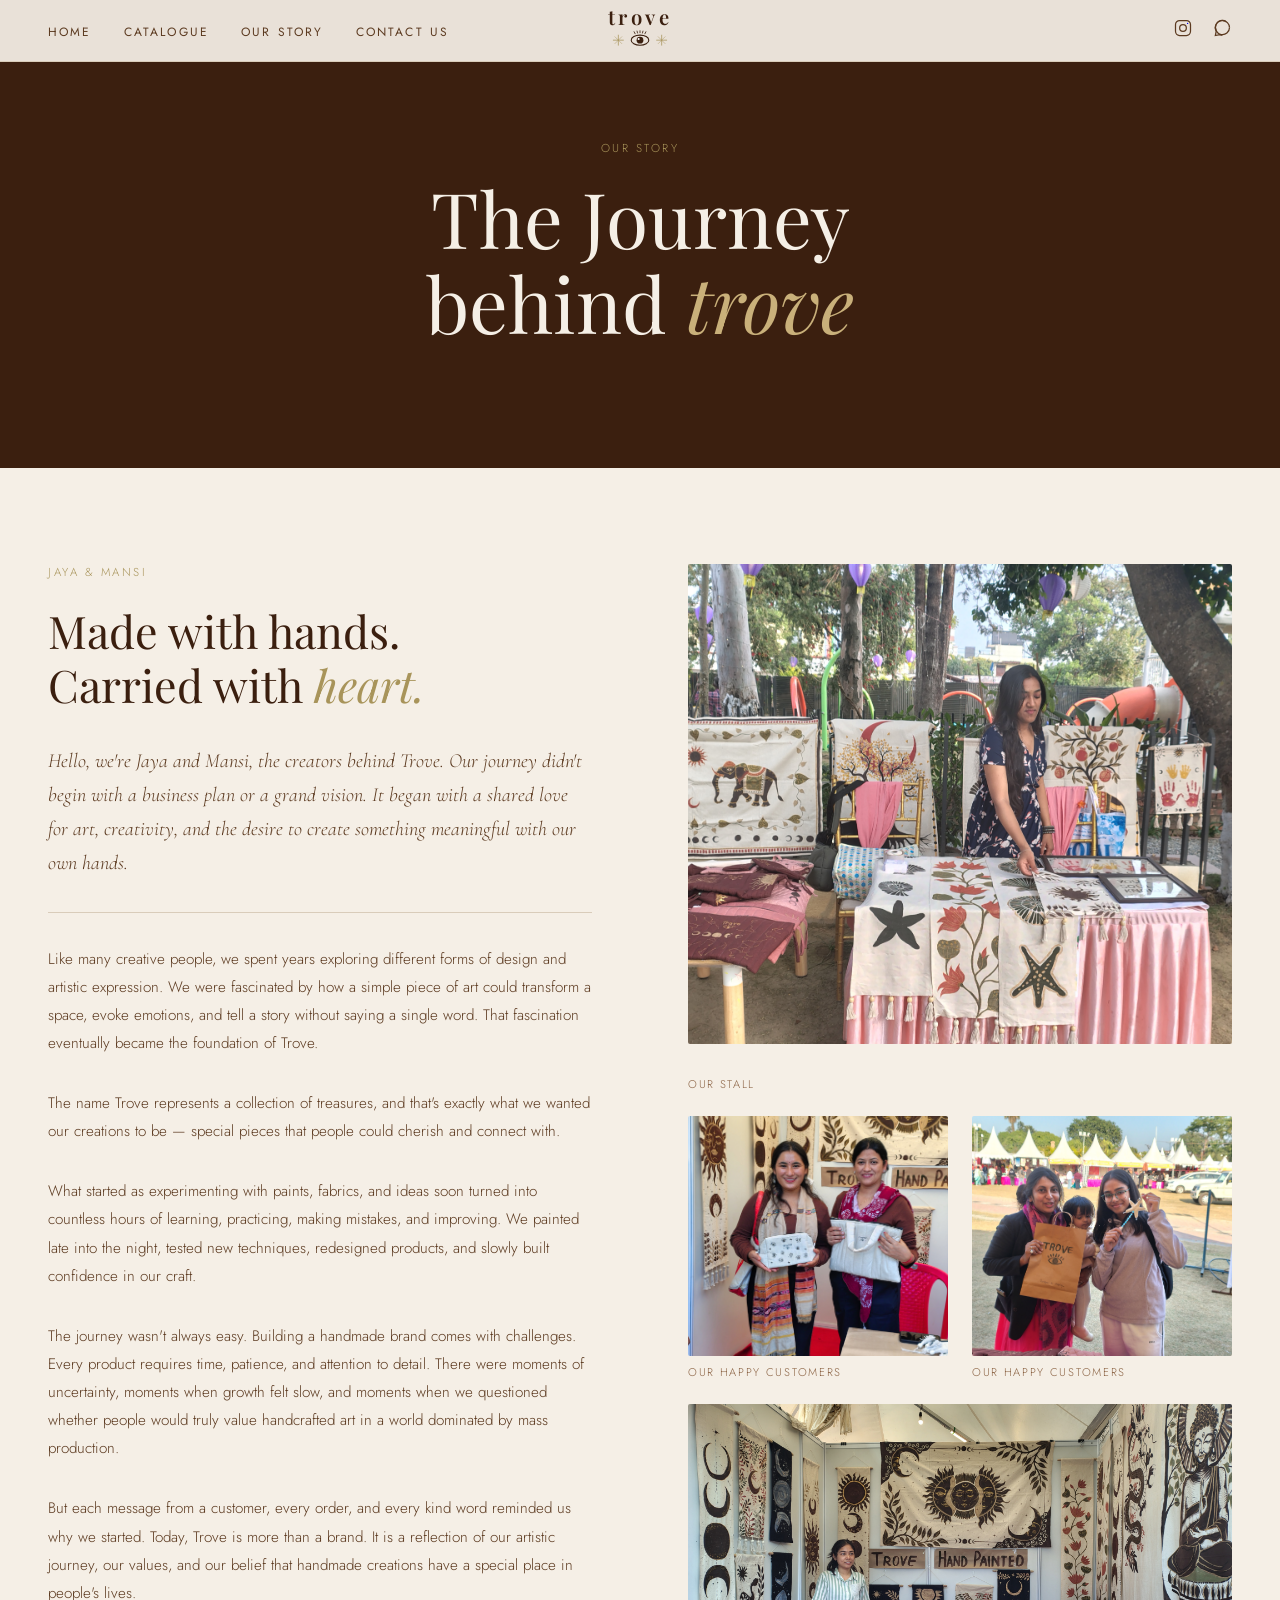
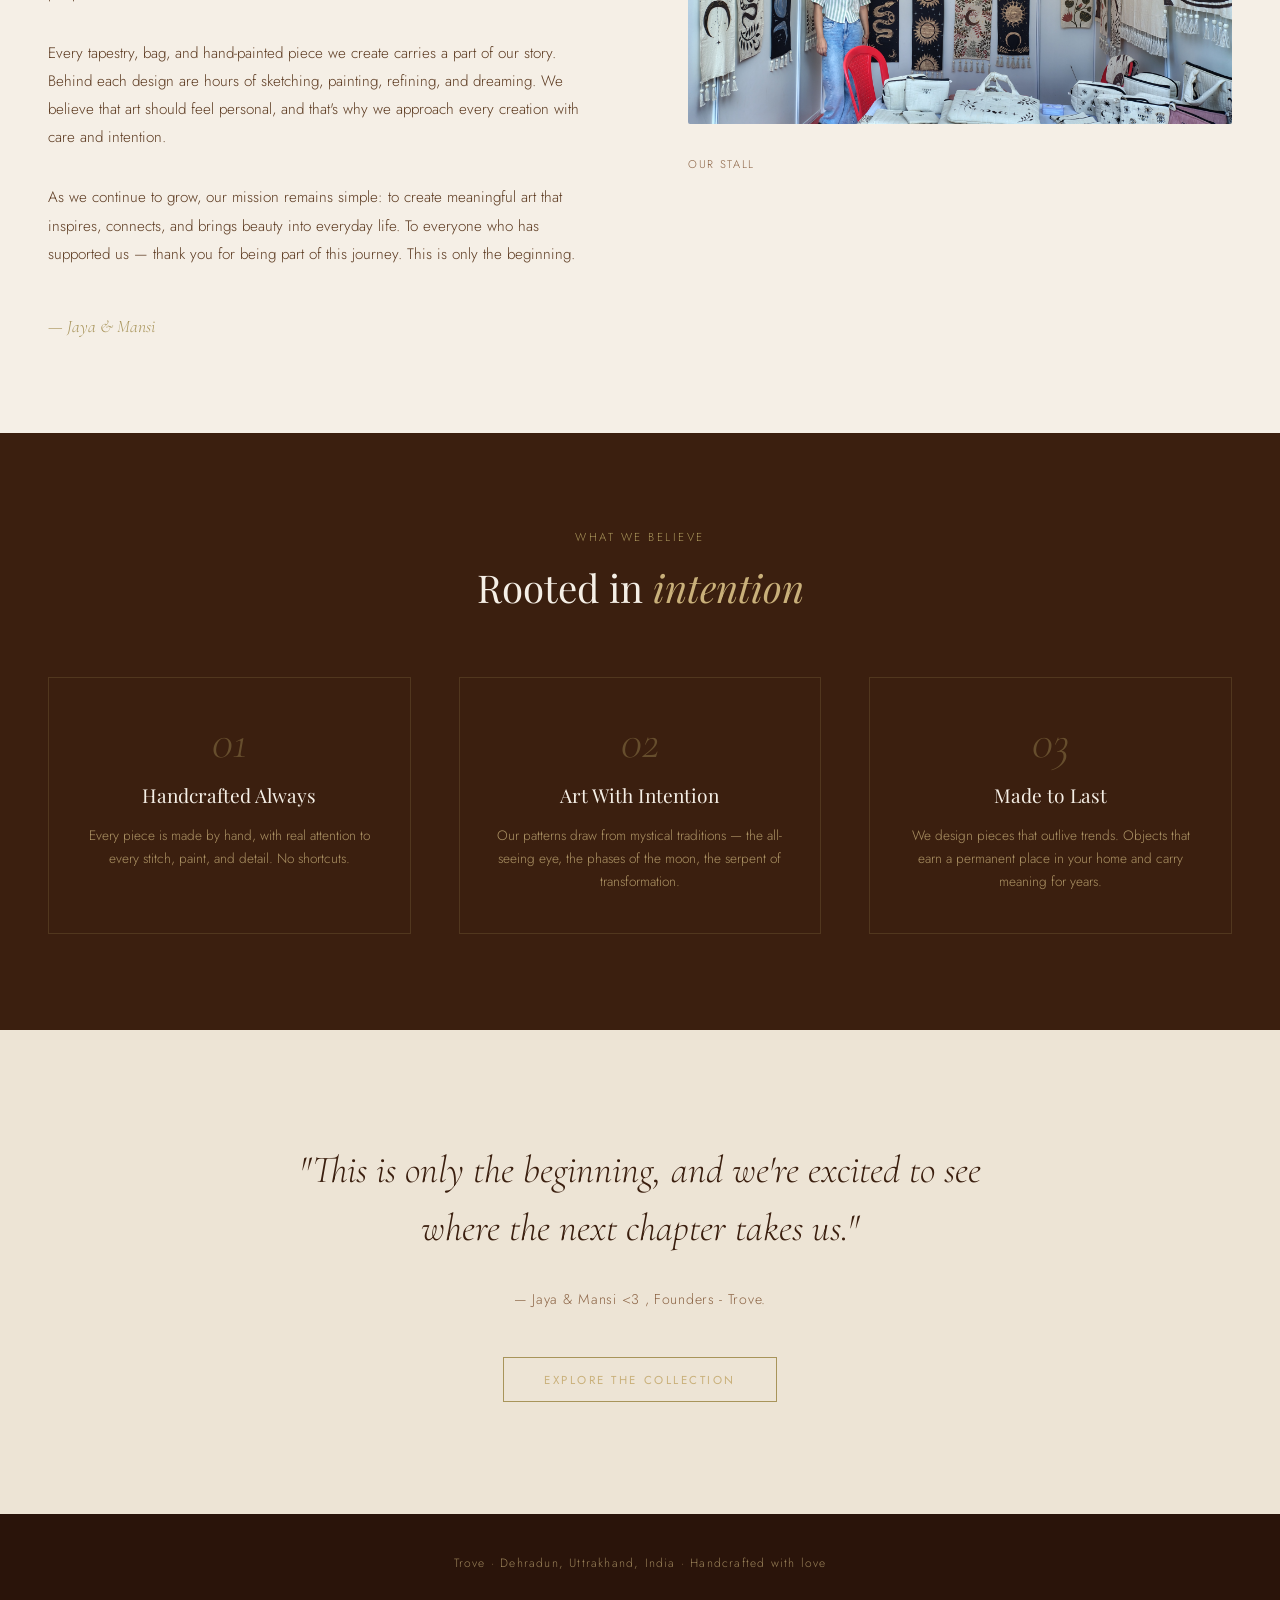
<file: about.html>
<!DOCTYPE html>
<html lang="en">

<head>
    <meta charset="UTF-8">
    <meta name="viewport" content="width=device-width, initial-scale=1.0">
    <title>Our Story — Trove</title>
    <link
        href="https://fonts.googleapis.com/css2?family=Playfair+Display:ital,wght@0,400;0,500;0,600;1,400;1,500&family=Cormorant+Garamond:ital,wght@0,300;0,400;1,300;1,400&family=Jost:wght@300;400;500&display=swap"
        rel="stylesheet">
    <link rel="stylesheet" href="css/style.css">
    <style>
        .about-hero {
            min-height: 52vh;
            background: var(--brown);
            display: flex;
            align-items: center;
            padding: 5rem 3rem 4rem;
            position: relative;
            overflow: hidden;
            justify-content: center;
        }

        /* .about-hero::before {
            content: '';
            position: absolute;
            top: -100px;
            right: -100px;
            width: 420px;
            height: 420px;
            border-radius: 50%;
            background: var(--brown-mid);
            opacity: 0.3;
        } */

        .about-hero-content {
            position: relative;
            z-index: 2;
            max-width: 700px;
            text-align: center;
        }

        .about-hero-eyebrow {
            font-family: 'Jost', sans-serif;
            font-size: 0.72rem;
            letter-spacing: 0.22em;
            text-transform: uppercase;
            color: var(--gold);
            display: block;
            margin-bottom: 1.2rem;
        }

        .about-hero-title {
            font-family: 'Playfair Display', serif;
            font-size: clamp(2.8rem, 6vw, 5rem);
            font-weight: 400;
            color: var(--cream);
            line-height: 1.1;
        }

        .about-hero-title em {
            font-style: italic;
            color: var(--gold-light);
        }


        @media (max-width:480px) {

            .about-hero {
                min-height: 32vh;
                /* instead of 45vh */
                padding: 2.5rem 1.5rem;
            }

            .about-hero-title {

                margin: 0.5rem 0;

                line-height: 1.05;
                font-size: 2.5rem;

            }

            .about-hero-eyebrow {

                margin-bottom: 0.8rem;

            }
        }


        .story-section {
            padding: 6rem 3rem;
            background: var(--cream);
        }

        .story-grid {
            max-width: 1200px;
            margin: 0 auto;
            display: grid;
            grid-template-columns: 1fr 1fr;
            gap: 6rem;
            align-items: start;
        }

        .story-text-col {
            position: sticky;
            top: 100px;
        }

        .story-label {
            font-family: 'Jost', sans-serif;
            font-size: 0.72rem;
            letter-spacing: 0.22em;
            text-transform: uppercase;
            color: var(--gold);
            display: block;
            margin-bottom: 1.5rem;
        }

        .story-heading {
            font-family: 'Playfair Display', serif;
            font-size: clamp(2rem, 3.5vw, 3rem);
            font-weight: 400;
            color: var(--brown);
            line-height: 1.2;
            margin-bottom: 2rem;
        }

        .story-heading em {
            font-style: italic;
            color: var(--gold);
        }

        .story-intro {
            font-family: 'Cormorant Garamond', serif;
            font-size: 1.25rem;
            font-style: italic;
            color: var(--brown-mid);
            line-height: 1.7;
            margin-bottom: 2rem;
            padding-bottom: 2rem;
            border-bottom: 1px solid var(--cream-deeper);
        }

        .story-paragraphs {
            display: flex;
            flex-direction: column;
            gap: 2rem;
        }

        .story-para {
            font-family: 'Jost', sans-serif;
            font-size: 0.95rem;
            font-weight: 300;
            color: var(--text-mid);
            line-height: 1.85;
        }

        .story-pull {
            font-family: 'Cormorant Garamond', serif;
            font-size: 1.5rem;
            font-style: italic;
            color: var(--brown);
            line-height: 1.5;
            padding: 2rem 0;
            border-top: 1px solid var(--cream-deeper);
            border-bottom: 1px solid var(--cream-deeper);
            margin: 1rem 0;
        }

        .story-sign {
            font-family: 'Cormorant Garamond', serif;
            font-size: 1.1rem;
            font-style: italic;
            color: var(--gold);
            margin-top: 1rem;
        }

        .story-img-col {
            display: flex;
            flex-direction: column;
            gap: 1.5rem;
        }

        .story-img-wrap {
            overflow: hidden;
            border-radius: 2px;
        }

        .story-img-wrap img {
            width: 100%;
            height: 100%;
            object-fit: cover;
            display: block;
            transition: transform 0.6s ease;
        }

        .story-img-wrap:hover img {
            transform: scale(1.03);
        }

        .story-img-tall {
            height: 480px;
        }

        .story-img-short {
            height: 320px;
        }

        .story-img-row {
            display: grid;
            grid-template-columns: 1fr 1fr;
            gap: 1.5rem;
        }

        .story-img-row .story-img-wrap {
            height: 240px;
        }

        .story-img-caption {
            font-family: 'Jost', sans-serif;
            font-size: 0.7rem;
            letter-spacing: 0.15em;
            text-transform: uppercase;
            color: var(--text-muted);
            margin-top: 0.5rem;
        }








        .values-section {
            padding: 6rem 3rem;
            background: var(--brown);
        }

        .values-inner {
            max-width: 1200px;
            margin: 0 auto;
        }

        .values-header {
            text-align: center;
            margin-bottom: 4rem;
        }

        .values-eyebrow {
            font-family: 'Jost', sans-serif;
            font-size: 0.72rem;
            letter-spacing: 0.22em;
            text-transform: uppercase;
            color: var(--gold);
            display: block;
            margin-bottom: 1rem;
        }

        .values-title {
            font-family: 'Playfair Display', serif;
            font-size: clamp(1.8rem, 3vw, 2.8rem);
            font-weight: 400;
            color: var(--cream);
        }

        .values-title em {
            font-style: italic;
            color: var(--gold-light);
        }

        .values-grid {
            display: grid;
            grid-template-columns: repeat(3, 1fr);
            gap: 3rem;
        }

        .value-card {
            text-align: center;
            padding: 2.5rem 2rem;
            border: 1px solid rgba(168, 148, 90, 0.2);
        }

        .value-number {
            font-family: 'Cormorant Garamond', serif;
            font-size: 3rem;
            font-style: italic;
            color: var(--gold);
            opacity: 0.4;
            line-height: 1;
            margin-bottom: 1rem;
        }

        .value-name {
            font-family: 'Playfair Display', serif;
            font-size: 1.2rem;
            font-weight: 400;
            color: var(--cream);
            margin-bottom: 1rem;
        }

        .value-desc {
            font-family: 'Jost', sans-serif;
            font-size: 0.85rem;
            font-weight: 300;
            color: var(--gold-light);
            line-height: 1.7;
            opacity: 0.8;
        }

        .closing-section {
            padding: 7rem 3rem;
            background: var(--cream-dark);
            text-align: center;
        }

        .closing-inner {
            max-width: 700px;
            margin: 0 auto;
        }

        .closing-quote {
            font-family: 'Cormorant Garamond', serif;
            font-size: clamp(1.6rem, 3vw, 2.4rem);
            font-style: italic;
            color: var(--brown);
            line-height: 1.5;
            margin-bottom: 2rem;
        }

        .closing-sub {
            font-family: 'Jost', sans-serif;
            font-size: 0.88rem;
            font-weight: 300;
            color: var(--text-muted);
            letter-spacing: 0.05em;
            margin-bottom: 3rem;
        }

        @media (max-width: 900px) {
            .story-grid {
                grid-template-columns: 1fr;
                gap: 3rem;
            }

            .story-text-col {
                position: static;
            }

            .values-grid {
                grid-template-columns: 1fr;
                gap: 1.5rem;
            }

            .about-hero {
                padding: 5rem 1.5rem 3rem;
            }

            .story-section {
                padding: 4rem 1.5rem;
            }
        }

        @media (max-width: 600px) {
            .story-img-row {
                grid-template-columns: 1fr;
            }
        }

        @media (max-width: 600px) {

            /* Show full photo, no cropping — let the image dictate its own height */
            .story-img-wrap {
                height: auto !important;
                aspect-ratio: auto !important;
            }

            .story-img-wrap img {
                height: auto !important;
                object-fit: contain !important;
            }

            /* Fix inconsistent gaps between image and caption */
            .story-img-col>.story-img-wrap+.story-img-caption {
                margin-top: 0.5rem !important;
            }
        }

        @media (max-width: 600px) {
            /* ...existing cropping fixes stay as-is... */

            /* Remove flex gap — we'll control spacing explicitly with margins instead,
     since gap was applying evenly between all children while caption's own
     margin-top was adding extra only for some pairs, causing inconsistency */
            .story-img-col {
                gap: 0 !important;
            }

            /* Space below each top-level image, before its caption */
            .story-img-col>.story-img-wrap {
                margin-bottom: 0.5rem !important;
            }

            /* Space below each top-level caption, before the next image/row */
            .story-img-col>.story-img-caption {
                margin-top: 0 !important;
                margin-bottom: 1.5rem !important;
            }

            /* Space below the row (Our Happy Customers pair), before the next image */
            .story-img-col>.story-img-row {
                margin-bottom: 1.5rem !important;
            }
        }
    </style>
</head>

<body>

    <nav>
        <div class="nav-left">
            <button class="hamburger" onclick="toggleMenu()" aria-label="Menu">
                <span></span><span></span><span></span>
            </button>
            <ul class="nav-links">
                <li><a href="index.html">Home</a></li>
                <li><a href="shop.html">Catalogue</a></li>
                <li><a href="about.html">Our Story</a></li>
                <li><a href="contact.html">Contact us</a></li>
            </ul>
        </div>
        <div class="nav-logo">
            <svg viewBox="0 0 190 68" xmlns="http://www.w3.org/2000/svg" fill="none">
                <text x="95" y="30" text-anchor="middle" font-family="'Playfair Display', serif" font-size="30"
                    font-weight="600" fill="#3B1F0F" letter-spacing="5">trove</text>
                <ellipse cx="95" cy="52" rx="13" ry="7.5" stroke="#3B1F0F" stroke-width="1.6" />
                <circle cx="95" cy="52" r="5" fill="#3B1F0F" />
                <circle cx="93" cy="50.2" r="1.5" fill="white" />
                <line x1="88" y1="43" x2="86" y2="39" stroke="#3B1F0F" stroke-width="1.2" />
                <line x1="91.5" y1="42" x2="90.5" y2="38" stroke="#3B1F0F" stroke-width="1.2" />
                <line x1="95" y1="41.5" x2="95" y2="37.5" stroke="#3B1F0F" stroke-width="1.2" />
                <line x1="98.5" y1="42" x2="99.5" y2="38" stroke="#3B1F0F" stroke-width="1.2" />
                <line x1="102" y1="43" x2="104" y2="39" stroke="#3B1F0F" stroke-width="1.2" />
                <g transform="translate(63,52)">
                    <line x1="0" y1="-8" x2="0" y2="8" stroke="#A8945A" stroke-width="1.1" />
                    <line x1="-8" y1="0" x2="8" y2="0" stroke="#A8945A" stroke-width="1.1" />
                    <line x1="-5.5" y1="-5.5" x2="5.5" y2="5.5" stroke="#A8945A" stroke-width="0.7" />
                    <line x1="5.5" y1="-5.5" x2="-5.5" y2="5.5" stroke="#A8945A" stroke-width="0.7" />
                </g>
                <g transform="translate(127,52)">
                    <line x1="0" y1="-8" x2="0" y2="8" stroke="#A8945A" stroke-width="1.1" />
                    <line x1="-8" y1="0" x2="8" y2="0" stroke="#A8945A" stroke-width="1.1" />
                    <line x1="-5.5" y1="-5.5" x2="5.5" y2="5.5" stroke="#A8945A" stroke-width="0.7" />
                    <line x1="5.5" y1="-5.5" x2="-5.5" y2="5.5" stroke="#A8945A" stroke-width="0.7" />
                </g>
            </svg>
        </div>
        <div class="nav-right">
            <a href="https://www.instagram.com/trove.handcrafted?igsh=MTFneTEycXBneXQxdQ==" target="_blank"
                aria-label="Trove on Instagram">
                <svg class="nav-icon" viewBox="0 0 24 24" fill="none" stroke="currentColor" stroke-width="1.8">
                    <rect x="3" y="3" width="18" height="18" rx="5" />
                    <circle cx="12" cy="12" r="4" />
                    <circle cx="17.5" cy="6.5" r="0.8" fill="currentColor" stroke="none" />
                </svg>
            </a>
            <a href="https://wa.me/917217092030" target="_blank" aria-label="Trove on WhatsApp">
                <svg class="nav-icon" viewBox="0 0 24 24" fill="none" stroke="currentColor" stroke-width="1.8">
                    <path d="M21 11.5a8.5 8.5 0 1 1-3.8-7.1" />
                    <path d="M21 11.5c0-4.7-3.8-8.5-8.5-8.5a8.5 8.5 0 0 0-7.4 12.7L4 21l5.4-1.1a8.5 8.5 0 0 0 3.1.6" />

                </svg>
            </a>
        </div>
    </nav>

    <div class="mobile-menu" id="mobileMenu">
        <a href="index.html">Home</a>
        <a href="shop.html">Catalogue</a>
        <a href="about.html">Our Story</a>
        <a href="contact.html">Contact us</a>
    </div>

    <section class="about-hero">
        <div class="about-hero-content">
            <span class="about-hero-eyebrow">Our Story</span>
            <h1 class="about-hero-title">The Journey<br>behind <em>trove</em></h1>
        </div>
    </section>

    <section class="story-section">
        <div class="story-grid">
            <div class="story-text-col">
                <span class="story-label">Jaya & Mansi</span>
                <h2 class="story-heading">Made with hands.<br>Carried with <em>heart.</em></h2>
                <p class="story-intro">Hello, we're Jaya and Mansi, the creators behind Trove. Our journey didn't begin
                    with a business plan or a grand vision. It began with a shared love for art, creativity, and the
                    desire to create something meaningful with our own hands.</p>
                <div class="story-paragraphs">
                    <p class="story-para">Like many creative people, we spent years exploring different forms of design
                        and artistic expression. We were fascinated by how a simple piece of art could transform a
                        space, evoke emotions, and tell a story without saying a single word. That fascination
                        eventually became the foundation of Trove.</p>
                    <p class="story-para">The name Trove represents a collection of treasures, and that's exactly what
                        we wanted our creations to be — special pieces that people could cherish and connect with.</p>
                    <p class="story-para">What started as experimenting with paints, fabrics, and ideas soon turned into
                        countless hours of learning, practicing, making mistakes, and improving. We painted late into
                        the night, tested new techniques, redesigned products, and slowly built confidence in our craft.
                    </p>
                    <p class="story-para">The journey wasn't always easy. Building a handmade brand comes with
                        challenges. Every product requires time, patience, and attention to detail. There were moments
                        of uncertainty, moments when growth felt slow, and moments when we questioned whether people
                        would truly value handcrafted art in a world dominated by mass production.</p>
                    <p class="story-para">But each message from a customer, every order, and every kind word reminded us
                        why we started. Today, Trove is more than a brand. It is a reflection of our artistic journey,
                        our values, and our belief that handmade creations have a special place in people's lives.</p>
                    <p class="story-para">Every tapestry, bag, and hand-painted piece we create carries a part of our
                        story. Behind each design are hours of sketching, painting, refining, and dreaming. We believe
                        that art should feel personal, and that's why we approach every creation with care and
                        intention.</p>
                    <p class="story-para">As we continue to grow, our mission remains simple: to create meaningful art
                        that inspires, connects, and brings beauty into everyday life. To everyone who has supported us
                        — thank you for being part of this journey. This is only the beginning.</p>
                    <p class="story-sign">— Jaya & Mansi</p>
                </div>
            </div>

            <div class="story-img-col">
                <div class="story-img-wrap story-img-tall">
                    <img src="images/products/stall2.jpg" alt="our stall" />
                </div>
                <p class="story-img-caption">Our Stall</p>
                <div class="story-img-row">
                    <div>
                        <div class="story-img-wrap"><img src="images/products/customer1.png"
                                alt="Our Happy Customers" /></div>
                        <p class="story-img-caption">Our Happy Customers</p>
                    </div>
                    <div>
                        <div class="story-img-wrap"><img src="images/products/customer2.jpg"
                                alt="Our Happy Customers" /></div>
                        <p class="story-img-caption">Our Happy Customers</p>
                    </div>
                </div>
                <div class="story-img-wrap story-img-short">
                    <img src="images/products/stall5.jpg" alt="Collection" />
                </div>
                <p class="story-img-caption">Our Stall</p>
            </div>
        </div>
    </section>

    <section class="values-section">
        <div class="values-inner">
            <div class="values-header">
                <span class="values-eyebrow">What We Believe</span>
                <h2 class="values-title">Rooted in <em>intention</em></h2>
            </div>
            <div class="values-grid">
                <div class="value-card">
                    <div class="value-number">01</div>
                    <h3 class="value-name">Handcrafted Always</h3>
                    <p class="value-desc">Every piece is made by hand, with real attention to every stitch, paint, and
                        detail. No shortcuts.</p>
                </div>
                <div class="value-card">
                    <div class="value-number">02</div>
                    <h3 class="value-name">Art With Intention</h3>
                    <p class="value-desc">Our patterns draw from mystical traditions — the all-seeing eye, the
                        phases of the moon, the serpent of transformation.</p>
                </div>
                <div class="value-card">
                    <div class="value-number">03</div>
                    <h3 class="value-name">Made to Last</h3>
                    <p class="value-desc">We design pieces that outlive trends. Objects that earn a permanent place in
                        your home and carry meaning for years.</p>
                </div>
            </div>
        </div>
    </section>

    <section class="closing-section">
        <div class="closing-inner">
            <p class="closing-quote">"This is only the beginning, and we're excited to see where the next chapter takes
                us."</p>
            <p class="closing-sub">— Jaya & Mansi <3 , Founders - Trove.</p>
                    <a href="index.html#collections" class="btn-outline">Explore the Collection</a>
        </div>
    </section>

    <!-- <footer style="background: var(--brown); padding: 2.5rem 3rem; text-align: center;">
        <p
            style="font-family: 'Jost', sans-serif; font-size: 0.75rem; color: var(--gold-light); letter-spacing: 0.1em; opacity: 0.7;">
            © 2025 Trove · Jaipur, India · All rights reserved</p>
    </footer> -->

    <footer class="about-footer">
        <p class="about-footer-text">
            Trove · Dehradun, Uttrakhand, India · Handcrafted with love
        </p>
    </footer>

    <script src="js/main.js"></script>
</body>

</html>
</file>
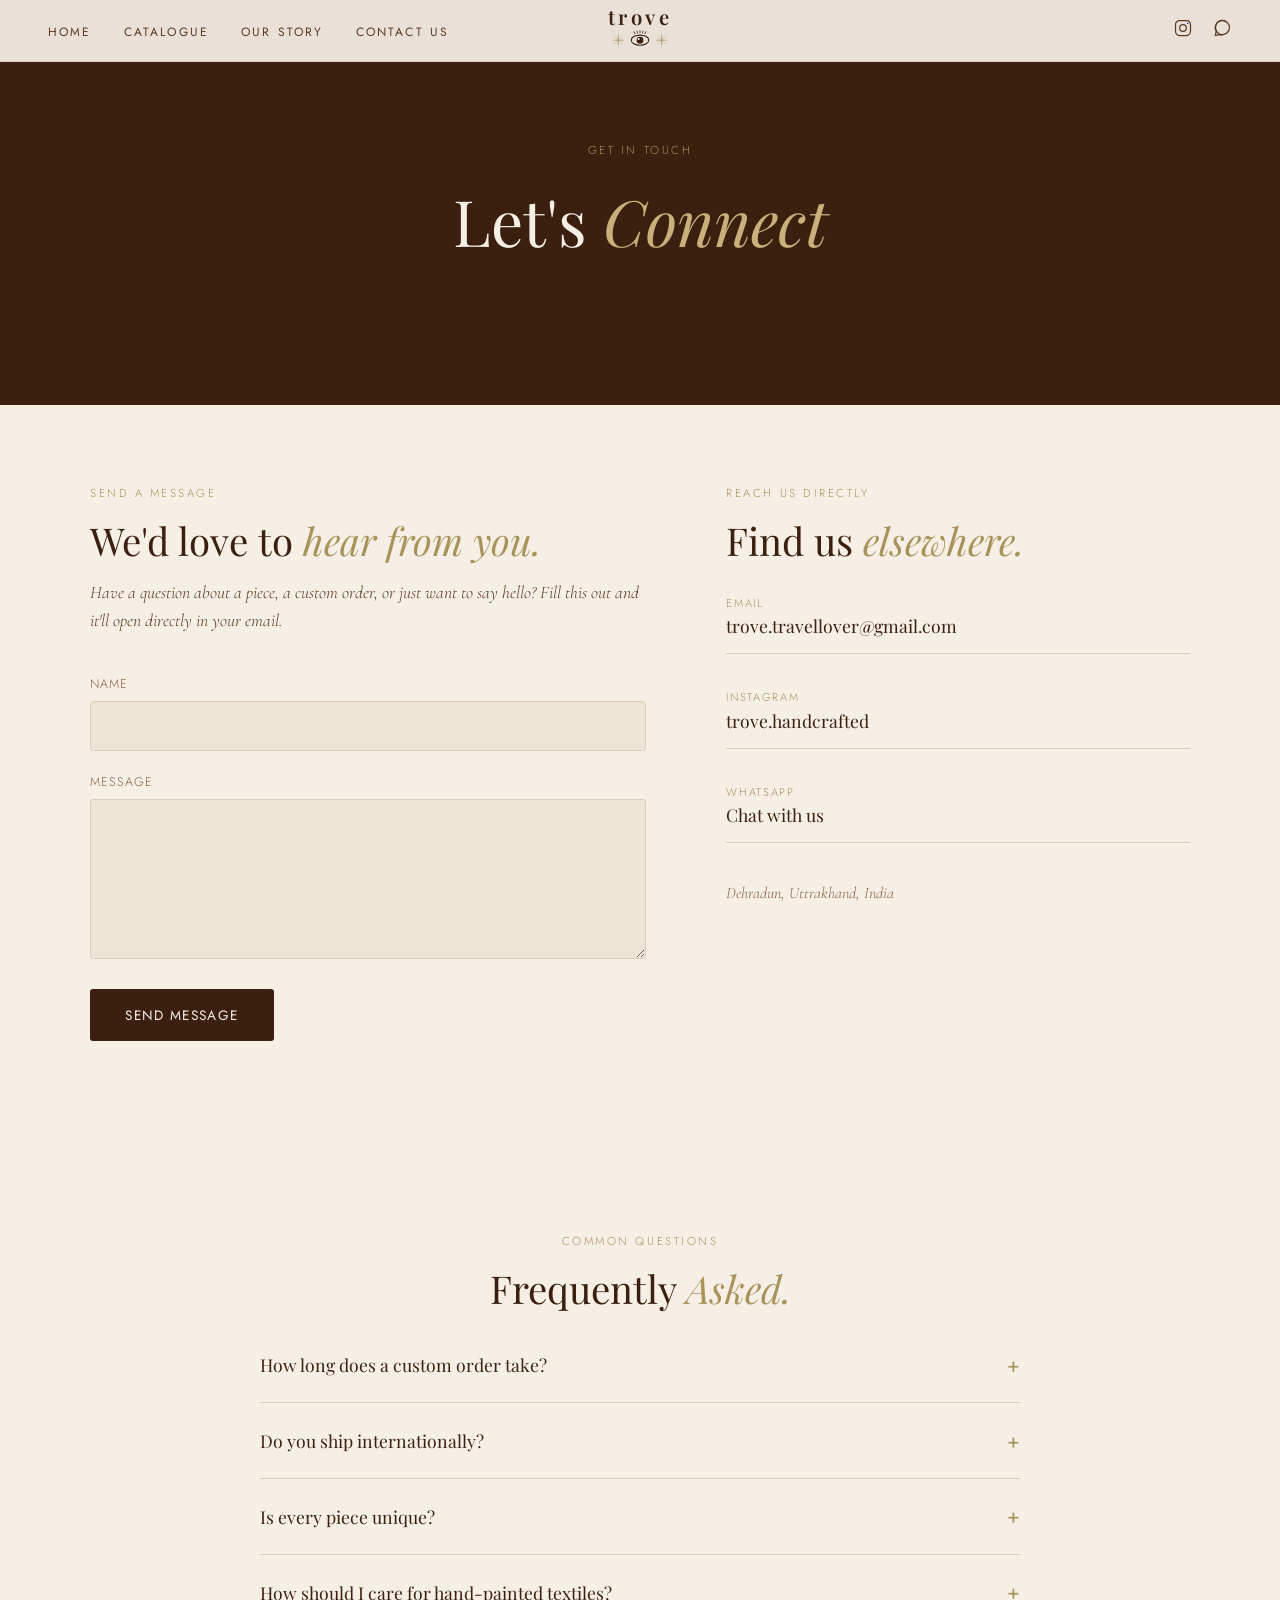
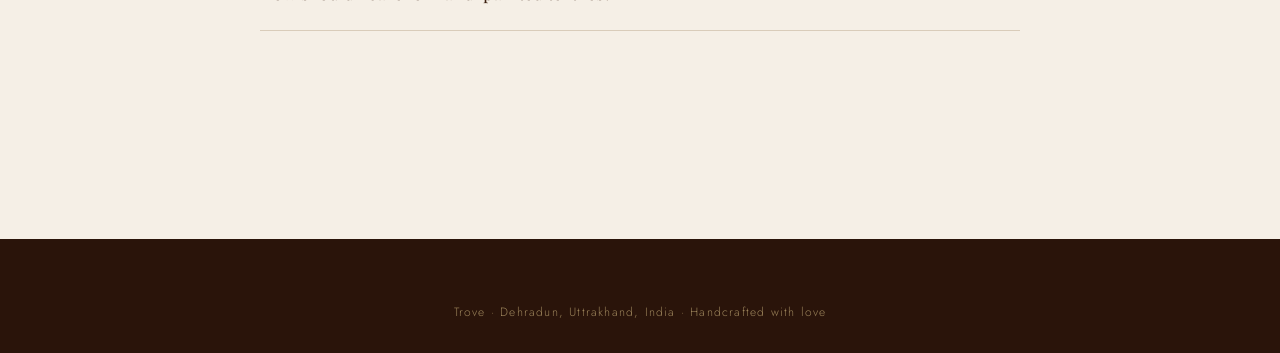
<file: contact.html>
<!DOCTYPE html>
<html lang="en">

<head>
    <meta charset="UTF-8">
    <meta name="viewport" content="width=device-width, initial-scale=1.0">
    <title>Contact — Trove</title>
    <link
        href="https://fonts.googleapis.com/css2?family=Playfair+Display:ital,wght@0,400;0,500;0,600;1,400;1,500&family=Cormorant+Garamond:ital@0;1&family=Jost:wght@300;400;500&display=swap"
        rel="stylesheet">
    <link rel="stylesheet" href="css/style.css">
</head>

<body>

    <nav>
        <div class="nav-left">
            <button class="hamburger" onclick="toggleMenu()" aria-label="Menu">
                <span></span><span></span><span></span>
            </button>
            <ul class="nav-links">
                <li><a href="index.html">Home</a></li>
                <li><a href="shop.html">Catalogue</a></li>
                <li><a href="about.html">Our Story</a></li>
                <li><a href="contact.html">Contact us</a></li>
            </ul>
        </div>
        <div class="nav-logo">
            <svg viewBox="0 0 190 68" xmlns="http://www.w3.org/2000/svg" fill="none">
                <text x="95" y="30" text-anchor="middle" font-family="'Playfair Display', serif" font-size="30"
                    font-weight="600" fill="#3B1F0F" letter-spacing="5">trove</text>
                <ellipse cx="95" cy="52" rx="13" ry="7.5" stroke="#3B1F0F" stroke-width="1.6" />
                <circle cx="95" cy="52" r="5" fill="#3B1F0F" />
                <circle cx="93" cy="50.2" r="1.5" fill="white" />
                <line x1="88" y1="43" x2="86" y2="39" stroke="#3B1F0F" stroke-width="1.2" />
                <line x1="91.5" y1="42" x2="90.5" y2="38" stroke="#3B1F0F" stroke-width="1.2" />
                <line x1="95" y1="41.5" x2="95" y2="37.5" stroke="#3B1F0F" stroke-width="1.2" />
                <line x1="98.5" y1="42" x2="99.5" y2="38" stroke="#3B1F0F" stroke-width="1.2" />
                <line x1="102" y1="43" x2="104" y2="39" stroke="#3B1F0F" stroke-width="1.2" />
                <g transform="translate(63,52)">
                    <line x1="0" y1="-8" x2="0" y2="8" stroke="#A8945A" stroke-width="1.1" />
                    <line x1="-8" y1="0" x2="8" y2="0" stroke="#A8945A" stroke-width="1.1" />
                    <line x1="-5.5" y1="-5.5" x2="5.5" y2="5.5" stroke="#A8945A" stroke-width="0.7" />
                    <line x1="5.5" y1="-5.5" x2="-5.5" y2="5.5" stroke="#A8945A" stroke-width="0.7" />
                </g>
                <g transform="translate(127,52)">
                    <line x1="0" y1="-8" x2="0" y2="8" stroke="#A8945A" stroke-width="1.1" />
                    <line x1="-8" y1="0" x2="8" y2="0" stroke="#A8945A" stroke-width="1.1" />
                    <line x1="-5.5" y1="-5.5" x2="5.5" y2="5.5" stroke="#A8945A" stroke-width="0.7" />
                    <line x1="5.5" y1="-5.5" x2="-5.5" y2="5.5" stroke="#A8945A" stroke-width="0.7" />
                </g>
            </svg>
        </div>
        <div class="nav-right">
            <a href="https://www.instagram.com/trove.handcrafted?igsh=MTFneTEycXBneXQxdQ==" target="_blank"
                aria-label="Trove on Instagram">
                <svg class="nav-icon" viewBox="0 0 24 24" fill="none" stroke="currentColor" stroke-width="1.8">
                    <rect x="3" y="3" width="18" height="18" rx="5" />
                    <circle cx="12" cy="12" r="4" />
                    <circle cx="17.5" cy="6.5" r="0.8" fill="currentColor" stroke="none" />
                </svg>
            </a>
            <a href="https://wa.me/917217092030" target="_blank" aria-label="Trove on WhatsApp">
                <svg class="nav-icon" viewBox="0 0 24 24" fill="none" stroke="currentColor" stroke-width="1.8">
                    <path d="M21 11.5a8.5 8.5 0 1 1-3.8-7.1" />
                    <path d="M21 11.5c0-4.7-3.8-8.5-8.5-8.5a8.5 8.5 0 0 0-7.4 12.7L4 21l5.4-1.1a8.5 8.5 0 0 0 3.1.6" />

                </svg>
            </a>
        </div>
    </nav>

    <div class="mobile-menu" id="mobileMenu">
        <a href="index.html">Home</a>
        <a href="shop.html">Catalogue</a>
        <a href="about.html">Our Story</a>
        <a href="contact.html">Contact us</a>
    </div>

    <section class="contact-hero">
        <span class="contact-hero-eyebrow">Get in Touch</span>
        <h1 class="contact-hero-title">Let's <em>Connect</em></h1>
    </section>

    <main class="contact-page">

        <div class="contact-grid">

            <div class="contact-form-col">
                <span class="contact-label">Send a Message</span>
                <h2 class="contact-heading">We'd love to <em>hear from you.</em></h2>
                <p class="contact-intro">Have a question about a piece, a custom order, or just want to say hello? Fill
                    this out and it'll open directly in your email.</p>

                <form id="contactForm" class="contact-form">
                    <div class="form-group">
                        <label for="contactName">Name</label>
                        <input type="text" id="contactName" name="name" required>
                    </div>

                    <!-- <div class="form-group">
                        <label for="contactEmail">Your Email</label>
                        <input type="email" id="contactEmail" name="email" required>
                    </div> -->

                    <div class="form-group">
                        <label for="contactMessage">Message</label>
                        <textarea id="contactMessage" name="message" rows="6" required></textarea>
                    </div>

                    <button type="submit" class="contact-submit-btn">Send Message</button>
                </form>
            </div>

            <div class="contact-info-col">
                <span class="contact-label">Reach Us Directly</span>
                <h2 class="contact-heading">Find us <em>elsewhere.</em></h2>

                <div class="contact-links">
                    <a href="mailto:trove.travellover@gmail.com" class="contact-link-item">
                        <span class="contact-link-label">Email</span>
                        <span class="contact-link-value">trove.travellover@gmail.com</span>
                    </a>

                    <a href="https://www.instagram.com/trove.handcrafted?igsh=MTFneTEycXBneXQxdQ==" target="_blank"
                        class="contact-link-item">
                        <span class="contact-link-label">Instagram</span>
                        <span class="contact-link-value">trove.handcrafted</span>
                    </a>

                    <a href="https://wa.me/917217092030" target="_blank" class="contact-link-item">
                        <span class="contact-link-label">WhatsApp</span>
                        <span class="contact-link-value">Chat with us</span>
                    </a>
                </div>

                <p class="contact-location">Dehradun, Uttrakhand, India</p>
            </div>

        </div>

        <section class="faq-section">
            <span class="contact-label" style="text-align:center; display:block;">Common Questions</span>
            <h2 class="contact-heading faq-heading">Frequently <em>Asked.</em></h2>

            <div class="faq-list">

                <div class="faq-item">
                    <button class="faq-question">
                        <span>How long does a custom order take?</span>
                        <span class="faq-icon">+</span>
                    </button>
                    <div class="faq-answer">
                        <p>Each custom piece is handcrafted with care. Custom orders typically take 2-3 weeks to
                            complete, depending on the design, level of detail and current order
                            volume. We'll always confirm an estimated timeline with you before starting.</p>
                    </div>
                </div>

                <div class="faq-item">
                    <button class="faq-question">
                        <span>Do you ship internationally?</span>
                        <span class="faq-icon">+</span>
                    </button>
                    <div class="faq-answer">
                        <p>Yes, we ship across India and internationally. Shipping costs and timelines vary by location
                            and are calculated at checkout
                            - reach out to us directly and we'll share the details for your area.</p>
                    </div>
                </div>

                <div class="faq-item">
                    <button class="faq-question">
                        <span>Is every piece unique?</span>
                        <span class="faq-icon">+</span>
                    </button>
                    <div class="faq-answer">
                        <p>Absolutely. Every Trove piece is hand-painted and handcrafted, so slight variations in color
                            and brushstrokes make each creation one of a kind.</p>
                    </div>
                </div>

                <div class="faq-item">
                    <button class="faq-question">
                        <span>How should I care for hand-painted textiles?</span>
                        <span class="faq-icon">+</span>
                    </button>
                    <div class="faq-answer">
                        <p>We recommend gentle spot cleaning or hand washing with mild detergent. Avoid harsh chemicals
                            and bleach. Also avoid direct sunlight for long
                            periods and always air dry in shade to preserve the colours and print.</p>
                    </div>
                </div>

            </div>
        </section>

    </main>

    <footer>
        <p class="contact-footer-text">Trove · Dehradun, Uttrakhand, India · Handcrafted with love</p>
    </footer>

    <script src="js/main.js"></script>
    <script>
        document.getElementById('contactForm').addEventListener('submit', function (e) {
            e.preventDefault();

            const name = document.getElementById('contactName').value;
            const email = document.getElementById('contactEmail').value;
            const message = document.getElementById('contactMessage').value;

            const subject = `New message from ${name} via Trove website`;
            const body = `Name: ${name}\nEmail: ${email}\n\nMessage:\n${message}`;

            const mailtoLink = `mailto:hello@trove-placeholder.com?subject=${encodeURIComponent(subject)}&body=${encodeURIComponent(body)}`;

            window.location.href = mailtoLink;
        });
    </script>

    <script>
        document.querySelectorAll('.faq-question').forEach(button => {
            button.addEventListener('click', () => {
                const item = button.closest('.faq-item');
                const isOpen = item.classList.contains('open');

                // Close any other open FAQ item first (optional accordion-style behavior)
                document.querySelectorAll('.faq-item.open').forEach(openItem => {
                    if (openItem !== item) openItem.classList.remove('open');
                });

                item.classList.toggle('open', !isOpen);
            });
        });
    </script>

</body>

</html>
</file>
<file: css/style.css>
*,
  *::before,
  *::after {
      box-sizing: border-box;
      margin: 0;
      padding: 0;
  }

  :root {
      --brown: #3B1F0F;
      --brown-mid: #5C3A20;
      --brown-light: #8B6344;
      --cream: #F5EFE6;
      --cream-dark: #EDE4D5;
      --cream-deeper: #D9CCBA;
      --gold: #A8945A;
      --gold-light: #C9B07A;
      --mauve: #8B5E6E;
      --mauve-dark: #6B3F50;
      --blush: #D4A898;
      --blush-light: #EDD5CA;
      --text-dark: #2A140A;
      --text-mid: #5C3A20;
      --text-muted: #8B6344;
  }

  html,
  body {
      overflow-x: hidden;
      max-width: 100%;
  }

  html {
      scroll-behavior: smooth;
  }

  body {
      background: var(--cream);
      color: var(--text-dark);
      font-family: 'Jost', sans-serif;
      font-weight: 300;
      overflow-x: hidden;
  }

  /* NAV */
  nav {
      position: fixed;
      top: 0;
      left: 0;
      right: 0;
      z-index: 100;
      display: flex;
      align-items: center;
      justify-content: space-between;
      padding: 1.1rem 3rem;
      background: rgba(245, 239, 230, 0.94);
      backdrop-filter: blur(10px);
      border-bottom: 1px solid var(--cream-deeper);
  }

  .nav-links {
      display: flex;
      gap: 2rem;
      list-style: none;
  }

  .nav-links a {
      text-decoration: none;
      font-family: 'Jost', sans-serif;
      font-weight: 400;
      font-size: 0.75rem;
      letter-spacing: 0.18em;
      text-transform: uppercase;
      color: var(--brown-mid);
      transition: color 0.3s;
  }

  .nav-links a:hover {
      color: var(--gold);
  }

  .nav-logo {
      position: absolute;
      left: 50%;
      transform: translateX(-50%);
  }

  .nav-logo svg {
      height: 46px;
      width: auto;
  }

  .nav-right {
      display: flex;
      gap: 1.2rem;
      align-items: center;
  }

  .nav-icon {
      width: 20px;
      height: 20px;
      stroke: var(--brown-mid);
      stroke-width: 1.5;
      fill: none;
      cursor: pointer;
      transition: stroke 0.3s;
  }

  .nav-icon:hover {
      stroke: var(--gold);
  }

  .hamburger {
      display: none;
      flex-direction: column;
      gap: 5px;
      cursor: pointer;
      padding: 4px;
      background: none;
      border: none;
  }

  .hamburger span {
      display: block;
      width: 22px;
      height: 1.5px;
      background: var(--brown-mid);
      transition: all 0.3s;
  }

  .mobile-menu {
      display: none;
      position: fixed;
      top: 72px;
      left: 0;
      right: 0;
      background: var(--cream);
      border-top: 1px solid var(--cream-deeper);
      padding: 1.5rem 2rem 2rem;
      z-index: 99;
      flex-direction: column;
      gap: 0;
  }

  .mobile-menu.open {
      display: flex;
  }

  .mobile-menu a {
      text-decoration: none;
      font-family: 'Jost', sans-serif;
      font-size: 0.88rem;
      letter-spacing: 0.15em;
      text-transform: uppercase;
      color: var(--brown-mid);
      padding: 0.9rem 0;
      border-bottom: 1px solid var(--cream-deeper);
  }

  /* HERO */
  .hero::before {
      content: '';
      position: absolute;
      inset: 0;
      background: var(--brown);
      z-index: 1;
  }




  .hero {
      min-height: 100vh;
      position: relative;
      display: grid;
      grid-template-columns: 1fr;
      padding-top: 0;
  }

  .hero-left {
      min-height: 100vh;
      width: 100%;
      display: flex;
      flex-direction: column;
      justify-content: center;
      align-items: center;
      text-align: center;
      position: relative;
      z-index: 2;
      padding: 8rem 4rem 6rem 5rem;
      overflow: hidden;
  }




  /* .hero-left::before {
      content: '';
      position: absolute;
      top: -80px;
      right: -80px;
      width: 340px;
      height: 340px;
      border-radius: 50%;
      background: var(--brown-mid);
      opacity: 0.35;
  } */

  .hero-eyebrow {
      font-family: 'Jost', sans-serif;
      font-weight: 400;
      font-size: 0.68rem;
      letter-spacing: 0.35em;
      text-transform: uppercase;
      color: var(--gold-light);
      margin-bottom: 1.4rem;
      position: relative;
      z-index: 1;
  }

  .hero-title {
      font-family: 'Playfair Display', serif;
      font-weight: 400;
      font-size: clamp(4rem, 5.5vw, 5.5rem);
      line-height: 1.1;
      color: var(--cream);
      margin-bottom: 1.8rem;
      position: relative;
      z-index: 1;
  }

  .hero-title em {
      font-style: italic;
      color: var(--gold-light);
  }

  .hero-desc {
      font-family: 'Cormorant Garamond', serif;
      font-size: 1.15rem;
      line-height: 1.85;
      color: rgba(245, 239, 230, 0.68);
      max-width: 360px;
      margin-bottom: 2.8rem;
      position: relative;
      z-index: 1;
  }

  .btn-outline {
      display: inline-block;
      padding: 0.85rem 2.5rem;
      background: transparent;
      border: 1px solid var(--gold);
      color: var(--gold-light);
      font-family: 'Jost', sans-serif;
      font-weight: 400;
      font-size: 0.72rem;
      letter-spacing: 0.22em;
      text-transform: uppercase;
      text-decoration: none;
      cursor: pointer;
      transition: all 0.4s;
      position: relative;
      z-index: 1;
  }

  .btn-outline:hover {
      background: var(--gold);
      color: var(--brown);
  }

  .btn-dark {
      display: inline-block;
      padding: 0.85rem 2.5rem;
      background: var(--brown);
      color: var(--cream);
      font-family: 'Jost', sans-serif;
      font-weight: 400;
      font-size: 0.72rem;
      letter-spacing: 0.22em;
      text-transform: uppercase;
      text-decoration: none;
      cursor: pointer;
      transition: all 0.4s;
      border: none;
  }

  .btn-dark:hover {
      background: var(--brown-mid);
  }

  /* Hero image side */
  .hero-right {
      position: relative;
      overflow: hidden;
  }

  .hero-right img {
      width: 100%;
      height: 100%;
      object-fit: cover;
      object-position: center;
      display: block;
  }

  .hero-label {
      position: absolute;
      bottom: 2.5rem;
      left: 2.5rem;
      right: 2.5rem;
      background: rgba(59, 31, 15, 0.82);
      backdrop-filter: blur(4px);
      padding: 1.2rem 1.5rem;
  }

  .hero-label-name {
      font-family: 'Playfair Display', serif;
      font-size: 1.1rem;
      color: var(--cream);
      margin-bottom: 0.2rem;
  }

  .hero-label-detail {
      font-family: 'Jost', sans-serif;
      font-size: 0.68rem;
      letter-spacing: 0.15em;
      text-transform: uppercase;
      color: var(--gold-light);
  }

  /* MARQUEE */
  .marquee-strip {
      background: #A8945A;
      padding: 0.9rem 0;
      overflow: hidden;
      white-space: nowrap;
      width: 100%;
      max-width: 100vw;
  }

  .marquee-inner {
      display: inline-flex;
      animation: marquee 20s linear infinite;
  }

  .marquee-item {
      font-family: 'Cormorant Garamond', serif;
      font-size: 0.95rem;
      font-style: italic;
      color: #3B1F0F;
      letter-spacing: 0.05em;
      padding: 0 2.5rem;
  }

  .marquee-dot {
      color: #3B1F0F;
      padding: 0 0.4rem;
      font-size: 0.55rem;
      vertical-align: middle;
  }

  @keyframes marquee {
      from {
          transform: translateX(0);
      }

      to {
          transform: translateX(-50%);
      }
  }

  /* COMMONS */
  section {
      padding: 6rem 0;
  }

  .container {
      max-width: 1200px;
      margin: 0 auto;
      padding: 0 2rem;
  }

  .section-header {
      text-align: center;
      margin-bottom: 4rem;
  }

  .section-eyebrow {
      font-family: 'Jost', sans-serif;
      font-size: 0.66rem;
      letter-spacing: 0.32em;
      text-transform: uppercase;
      color: var(--gold);
      margin-bottom: 0.9rem;
      display: block;
  }

  .section-title {
      font-family: 'Playfair Display', serif;
      font-weight: 400;
      font-size: clamp(1.8rem, 3.5vw, 2.8rem);
      color: var(--brown);
      line-height: 1.2;
  }

  .section-title em {
      font-style: italic;
      color: var(--brown-light);
  }

  .section-title span {
      display: block;
  }

  @media (max-width:768px) {

      .line1 {
          font-size: 1.15rem;
      }

      .line2 {
          font-size: 1.6rem;
      }

  }

  /* COLLECTIONS */
  .collections {
      background: var(--cream);
  }

  .collections-grid {
      display: grid;
      grid-template-columns: repeat(5, 1fr);
      gap: 1.5rem;
  }

  .collection-card {
      position: relative;
      overflow: hidden;
      cursor: pointer;
  }

  .collection-card-img {
      aspect-ratio: 3/4;
      overflow: hidden;
      position: relative;
  }

  .collection-card-img img {
      width: 100%;
      height: 100%;
      object-fit: cover;
      object-position: center;
      transition: transform 0.6s ease;
      display: block;
  }

  .collection-card:hover .collection-card-img img {
      transform: scale(1.05);
  }

  @media (max-width: 900px) {
      .collections-grid {
          grid-template-columns: repeat(2, 1fr);
          gap: 1rem;
      }
  }

  .collection-card-overlay {
      position: absolute;
      bottom: 0;
      left: 0;
      right: 0;
      padding: 3rem 1.5rem 1.5rem;
      background: linear-gradient(to top, rgba(42, 20, 10, 0.88) 0%, transparent 100%);
      color: var(--cream);
  }

  .card-category {
      font-family: 'Jost', sans-serif;
      font-size: 0.62rem;
      letter-spacing: 0.25em;
      text-transform: uppercase;
      color: var(--gold-light);
      margin-bottom: 0.35rem;
  }

  .card-name {
      font-family: 'Playfair Display', serif;
      font-size: 1.35rem;
      font-weight: 400;
      margin-bottom: 0.25rem;
  }

  .card-count {
      font-family: 'Jost', sans-serif;
      font-size: 0.68rem;
      color: rgba(245, 239, 230, 0.55);
      letter-spacing: 0.1em;
  }



  /* FEATURED */
  .featured {
      background: var(--cream-dark);
  }

  .featured-inner {
      display: grid;
      grid-template-columns: 1fr 1fr;
      gap: 5rem;
      align-items: center;
  }

  .featured-img-wrap {
      position: relative;
  }

  .featured-main-img {
      aspect-ratio: 4/5;
      overflow: hidden;
      position: relative;
  }

  .featured-main-img img {
      width: 100%;
      height: 100%;
      object-fit: cover;
      object-position: center;
      display: block;
  }

  .featured-badge {
      position: absolute;
      top: 2rem;
      left: -1rem;
      background: var(--gold);
      color: var(--brown);
      padding: 0.55rem 1.2rem;
      font-family: 'Jost', sans-serif;
      font-size: 0.62rem;
      font-weight: 500;
      letter-spacing: 0.2em;
      text-transform: uppercase;
      z-index: 2;
  }

  .featured-accent {
      position: absolute;
      bottom: -2rem;
      right: -2rem;
      width: 48%;
      aspect-ratio: 1;
      overflow: hidden;
      border: 4px solid var(--cream-dark);
  }

  .featured-accent img {
      width: 100%;
      height: 100%;
      object-fit: cover;
      display: block;
  }

  .featured-content {
      padding-right: 1rem;
  }

  .featured-content .section-eyebrow {
      text-align: left;
  }

  .featured-content .section-title {
      text-align: left;
      margin-bottom: 1.5rem;
  }

  .featured-desc {
      font-family: 'Cormorant Garamond', serif;
      font-size: 1.15rem;
      line-height: 1.85;
      color: var(--text-mid);
      margin-bottom: 2rem;
  }

  .featured-details {
      display: grid;
      grid-template-columns: 1fr 1fr;
      gap: 1rem;
      margin-bottom: 2.5rem;
  }

  .detail-item {
      border-left: 2px solid var(--gold);
      padding-left: 1rem;
  }

  .detail-label {
      font-family: 'Jost', sans-serif;
      font-size: 0.62rem;
      letter-spacing: 0.2em;
      text-transform: uppercase;
      color: var(--text-muted);
      margin-bottom: 0.2rem;
  }

  .detail-value {
      font-family: 'Cormorant Garamond', serif;
      font-size: 1rem;
      color: var(--brown);
  }

  /* PRODUCTS */
  .products {
      background: var(--cream);
  }

  .products-grid {
      display: grid;
      grid-template-columns: repeat(4, 1fr);
      gap: 2rem;
  }

  .product-card {
      cursor: pointer;
  }

  .product-img {
      aspect-ratio: 1;
      overflow: hidden;
      margin-bottom: 1rem;
      position: relative;
  }

  .product-img img {
      width: 100%;
      height: 100%;
      object-fit: cover;
      object-position: center;
      display: block;
      transition: transform 0.5s ease;
  }

  .product-card:hover .product-img img {
      transform: scale(1.06);
  }

  .product-tag {
      position: absolute;
      top: 0.8rem;
      left: 0.8rem;
      background: var(--gold);
      color: var(--brown);
      font-family: 'Jost', sans-serif;
      font-size: 0.58rem;
      font-weight: 500;
      letter-spacing: 0.15em;
      text-transform: uppercase;
      padding: 0.3rem 0.65rem;
      z-index: 1;
  }

  .product-name {
      font-family: 'Playfair Display', serif;
      font-size: 0.98rem;
      font-weight: 400;
      color: var(--brown);
      margin-bottom: 0.2rem;
  }

  .product-material {
      font-family: 'Jost', sans-serif;
      font-size: 0.68rem;
      letter-spacing: 0.08em;
      color: var(--text-muted);
      margin-bottom: 0.5rem;
  }

  .product-price {
      font-family: 'Cormorant Garamond', serif;
      font-size: 1.05rem;
      color: var(--brown);
  }

  /* STORY */
  .story {
      background: var(--brown);
      color: var(--cream);
  }

  .story-inner {
      display: grid;
      grid-template-columns: 1fr 1.1fr;
      gap: 6rem;
      align-items: center;
  }

  .story-text .section-eyebrow {
      color: var(--gold-light);
      text-align: left;
  }

  .story-text .section-title {
      color: var(--cream);
      text-align: left;
      margin-bottom: 1.5rem;
  }

  .story-text .section-title em {
      color: var(--gold-light);
  }

  .story-body {
      font-family: 'Cormorant Garamond', serif;
      font-size: 1.1rem;
      line-height: 1.9;
      color: rgba(245, 239, 230, 0.72);
      margin-bottom: 1.5rem;
  }

  .story-pull {
      font-family: 'Playfair Display', serif;
      font-size: 1.4rem;
      font-style: italic;
      line-height: 1.45;
      color: var(--gold-light);
      border-left: 2px solid var(--gold);
      padding-left: 1.5rem;
      margin: 2rem 0;
  }

  .story-stats {
      display: grid;
      grid-template-columns: repeat(3, 1fr);
      gap: 2rem;
      margin-top: 3rem;
      border-top: 1px solid rgba(245, 239, 230, 0.15);
      padding-top: 2.5rem;
  }

  .stat-num {
      font-family: 'Playfair Display', serif;
      font-size: 2.2rem;
      color: var(--gold-light);
      margin-bottom: 0.3rem;
  }

  .stat-label {
      font-family: 'Jost', sans-serif;
      font-size: 0.66rem;
      letter-spacing: 0.2em;
      text-transform: uppercase;
      color: rgba(245, 239, 230, 0.45);
  }

  .story-mosaic {
      display: grid;
      grid-template-columns: 1fr 1fr;
      grid-template-rows: 280px 200px;
      gap: 1rem;
  }

  .mosaic-item {
      overflow: hidden;
  }

  .mosaic-item img {
      width: 100%;
      height: 100%;
      object-fit: cover;
      display: block;
      transition: transform 0.5s;
  }

  .mosaic-item:hover img {
      transform: scale(1.04);
  }

  .mosaic-item:first-child {
      grid-row: span 2;
  }

  /* PROCESS */
  .process {
      background: var(--cream-dark);
  }

  .process-steps {
      display: grid;
      grid-template-columns: repeat(4, 1fr);
      gap: 2rem;
      margin-top: 3rem;
  }

  .process-step {
      text-align: center;
      position: relative;
  }

  .process-step:not(:last-child)::after {
      content: '';
      position: absolute;
      top: 2rem;
      right: -1rem;
      width: 2rem;
      height: 1px;
      background: var(--gold);
  }

  .step-number {
      width: 60px;
      height: 60px;
      border: 1px solid var(--gold);
      border-radius: 50%;
      display: flex;
      align-items: center;
      justify-content: center;
      margin: 0 auto 1.5rem;
      font-family: 'Playfair Display', serif;
      font-size: 1.2rem;
      color: var(--gold);
  }

  .step-title {
      font-family: 'Playfair Display', serif;
      font-size: 1rem;
      color: var(--brown);
      margin-bottom: 0.75rem;
  }

  .step-desc {
      font-family: 'Jost', sans-serif;
      font-size: 0.78rem;
      line-height: 1.75;
      color: var(--text-muted);
  }



  /* Mobile */
  @media (max-width: 768px) {

      .process-steps {
          grid-template-columns: repeat(2, 1fr);
          gap: 2rem 0.8rem;
      }

      /* Remove the connecting lines */
      .process-step::after {
          display: none;
      }

      .process-step {

          padding: 0 .4rem;

      }

      /* Slightly smaller circle */
      .step-number {
          width: 48px;
          height: 48px;
          font-size: 1rem;
          margin-bottom: 1rem;
      }

      .step-title {
          font-size: 0.95rem;
      }

      .step-desc {
          font-size: 0.72rem;
          line-height: 1.6;
      }
  }




  /* TESTIMONIALS */
  .testimonials {
      background: var(--cream);
  }

  .testimonials-grid {
      display: grid;
      grid-template-columns: repeat(3, 1fr);
      gap: 2rem;
  }

  .testimonial-card {
      background: var(--cream-dark);
      padding: 2rem;
      border-bottom: 3px solid var(--gold);
  }

  .testimonial-stars {
      color: var(--gold);
      font-size: 0.78rem;
      letter-spacing: 0.1em;
      margin-bottom: 1rem;
  }

  .testimonial-text {
      font-family: 'Cormorant Garamond', serif;
      font-size: 1.05rem;
      font-style: italic;
      line-height: 1.8;
      color: var(--brown-mid);
      margin-bottom: 1.5rem;
  }

  .testimonial-author {
      font-family: 'Jost', sans-serif;
      font-size: 0.7rem;
      letter-spacing: 0.15em;
      text-transform: uppercase;
      color: var(--text-muted);
  }

  /* NEWSLETTER */
  .newsletter {
      background: var(--brown);
      padding: 5rem 0;
      text-align: center;
  }

  .newsletter .section-eyebrow {
      color: var(--gold-light);
  }

  .newsletter .section-title {
      color: var(--cream);
      margin-bottom: 1.2rem;
  }

  .newsletter-sub {
      font-family: 'Cormorant Garamond', serif;
      font-size: 1.1rem;
      color: rgba(245, 239, 230, 0.62);
      margin-bottom: 2.5rem;
  }

  .newsletter-form {
      display: flex;
      max-width: 480px;
      margin: 0 auto;
      border: 1px solid rgba(168, 148, 90, 0.5);
  }

  .newsletter-form input {
      flex: 1;
      background: transparent;
      border: none;
      outline: none;
      padding: 1rem 1.5rem;
      font-family: 'Jost', sans-serif;
      font-size: 0.84rem;
      color: var(--cream);
      letter-spacing: 0.05em;
  }

  .newsletter-form input::placeholder {
      color: rgba(245, 239, 230, 0.38);
  }

  .newsletter-form button {
      background: var(--gold);
      border: none;
      padding: 1rem 1.8rem;
      font-family: 'Jost', sans-serif;
      font-size: 0.68rem;
      font-weight: 500;
      letter-spacing: 0.22em;
      text-transform: uppercase;
      color: var(--brown);
      cursor: pointer;
      transition: background 0.3s;
  }

  .newsletter-form button:hover {
      background: var(--gold-light);
  }

  .newsletter-text {
      font-size: 1.1rem;
  }

  @media (max-width:768px) {
      .newsletter-text {
          font-size: 0.65rem;
          line-height: 1.5;
      }



      .newsletter .btn-outline {
          padding: 0.8rem 2rem;
          font-size: 0.6rem;
      }

  }


  /* FOOTER */
  footer {
      background: var(--text-dark);
      color: rgba(245, 239, 230, 0.55);
      padding: 4rem 0 2rem;
  }

  .footer-grid {
      display: grid;
      grid-template-columns: 1.5fr 1fr 1fr 1fr;
      gap: 3rem;
      margin-bottom: 3rem;
  }

  .footer-brand-desc {
      font-family: 'Cormorant Garamond', serif;
      font-size: 1rem;
      line-height: 1.8;
      color: rgba(245, 239, 230, 0.45);
      margin-top: 1.2rem;
  }

  .footer-col-title {
      font-family: 'Jost', sans-serif;
      font-size: 0.63rem;
      letter-spacing: 0.25em;
      text-transform: uppercase;
      color: var(--gold-light);
      margin-bottom: 1.2rem;
  }

  .footer-links {
      list-style: none;
  }

  .footer-links li {
      margin-bottom: 0.65rem;
  }

  .footer-links a {
      text-decoration: none;
      font-family: 'Jost', sans-serif;
      font-size: 0.82rem;
      color: rgba(245, 239, 230, 0.45);
      transition: color 0.3s;
  }

  .footer-links a:hover {
      color: var(--gold-light);
  }

  .footer-bottom {
      border-top: 1px solid rgba(245, 239, 230, 0.1);
      padding-top: 2rem;
      display: flex;
      justify-content: space-between;
      align-items: center;
      font-family: 'Jost', sans-serif;
      font-size: 0.7rem;
      color: rgba(245, 239, 230, 0.28);
  }

  .about-footer {
      background: var(--text-dark);
      padding: 2.5rem 3rem;
      text-align: center;
  }

  .about-footer-text {
      font-family: 'Jost', sans-serif;
      font-size: 0.75rem;
      color: var(--gold-light);
      letter-spacing: 0.1em;
      opacity: 0.7;
  }

  .product-footer-text {
      font-family: 'Jost', sans-serif;
      font-size: 0.75rem;
      color: var(--gold-light);
      letter-spacing: 0.1em;
      opacity: 0.7;
      text-align: center;
  }

  .contact-footer-text {
      font-family: 'Jost', sans-serif;
      font-size: 0.75rem;
      color: var(--gold-light);
      letter-spacing: 0.1em;
      opacity: 0.7;
      text-align: center;
  }

  .shop-footer-text {
      font-family: 'Jost', sans-serif;
      font-size: 0.75rem;
      color: var(--gold-light);
      letter-spacing: 0.1em;
      opacity: 0.7;
      text-align: center;
  }

  @media (max-width: 640px) {

      .footer-grid {
          display: grid;
          grid-template-columns: repeat(2, 1fr);
          gap: 2rem 1.5rem;
          align-items: start;
      }

      /* Brand section spans the full width */
      .footer-grid>div:first-child {
          grid-column: 1 / -1;
          margin-bottom: 1rem;
      }

      /* Help starts on a new row */
      .footer-grid>div:last-child {
          grid-column: 1;
      }

      .footer-bottom {
          margin-top: 2rem;
      }
  }

  @media (max-width:480px) {

      footer {
          padding: 1.2rem 1rem;
          font-size: 0.75rem;
      }

      .footer-bottom {

          gap: 0.3rem;
      }

      .footer-bottom p {
          margin: 0;
          line-height: 1.35;
      }

      .about-footer {
          padding: 1.2rem 1rem;
      }

      .about-footer-text {
          font-size: 0.75rem;
          letter-spacing: 0.05em;
      }

  }

  /* ANIMATIONS */
  .fade-up {
      opacity: 0;
      transform: translateY(24px);
      transition: opacity 0.7s ease, transform 0.7s ease;
  }

  .fade-up.visible {
      opacity: 1;
      transform: translateY(0);
  }

  .fade-up:nth-child(2) {
      transition-delay: 0.1s;
  }

  .fade-up:nth-child(3) {
      transition-delay: 0.2s;
  }

  .fade-up:nth-child(4) {
      transition-delay: 0.3s;
  }

  /* RESPONSIVE */
  @media (max-width: 1024px) {
      nav {
          padding: 1.1rem 2rem;
      }

      .nav-links {
          display: none;
      }

      .hamburger {
          display: flex;
      }

      .hero {
          grid-template-columns: 1fr;
          min-height: auto;
      }

      .hero-left {
          padding: 6rem 2.5rem 4rem;
      }

      .hero-right {
          min-height: 60vw;
      }

      .collections-grid {
          grid-template-columns: repeat(2, 1fr);
      }

      .products-grid {
          grid-template-columns: repeat(2, 1fr);
      }

      .featured-inner {
          grid-template-columns: 1fr;
          gap: 3rem;
      }

      .featured-accent {
          display: none;
      }

      .story-inner {
          grid-template-columns: 1fr;
          gap: 3rem;
      }

      .story-mosaic {
          grid-template-rows: 220px 160px;
      }

      .story-stats {
          grid-template-columns: repeat(3, 1fr);
      }

      .process-steps {
          grid-template-columns: repeat(2, 1fr);
      }

      .process-step:not(:last-child)::after {
          display: none;
      }

      .testimonials-grid {
          grid-template-columns: 1fr 1fr;
      }

      .footer-grid {
          grid-template-columns: 1fr 1fr;
      }
  }

  @media (max-width: 640px) {
      section {
          padding: 4rem 0;
      }



      .products-grid {
          grid-template-columns: repeat(2, 1fr);
          gap: 1.2rem;
      }

      .testimonials-grid {
          grid-template-columns: 1fr;
      }

      /* .process-steps {
          grid-template-columns: 1fr;
      } */

      /* .footer-grid {
          grid-template-columns: 1fr;
      }

      .footer-bottom {
          flex-direction: column;
          gap: 0.5rem;
          text-align: center;
      } */

      .story-stats {
          grid-template-columns: 1fr;
          gap: 1.5rem;
      }

      .featured-details {
          grid-template-columns: 1fr;
      }

      .newsletter-form {
          flex-direction: column;
      }

      .story-mosaic {
          grid-template-columns: 1fr;
          grid-template-rows: auto;
      }

      .mosaic-item:first-child {
          grid-row: span 1;
          aspect-ratio: 4/3;
      }

      .mosaic-item {
          aspect-ratio: 4/3;
      }
  }

  /* ARTISAN INTERACTIVE */
  .artisan-section {
      padding: 6rem 3rem;
      background: var(--brown);
      text-align: center;
  }

  .artisan-wrap {
      position: relative;
      width: 480px;
      max-width: 100%;
      height: 420px;
      margin: 0 auto;
      cursor: pointer;
  }

  .brush-hand {
      transform-box: fill-box;
      transform-origin: 50% 100%;
      animation: idleBreathe 3.6s ease-in-out infinite;
  }

  @keyframes idleBreathe {

      0%,
      100% {
          transform: translateY(0);
      }

      50% {
          transform: translateY(2px);
      }
  }

  .artisan-wrap.painting .brush-hand {
      animation: paintDip 2.1s ease-in-out 1;
  }

  @keyframes paintDip {
      0% {
          transform: translate(0, 0) rotate(0deg);
      }

      22% {
          transform: translate(8px, 18px) rotate(8deg);
      }

      38% {
          transform: translate(8px, 18px) rotate(8deg);
      }

      55% {
          transform: translate(-58px, -32px) rotate(-10deg);
      }

      75% {
          transform: translate(-78px, -30px) rotate(-14deg);
      }

      90% {
          transform: translate(-30px, -10px) rotate(-4deg);
      }

      100% {
          transform: translate(0, 0) rotate(0deg);
      }
  }

  .motif-reveal {
      opacity: 0;
      transition: opacity 0.5s ease;
  }

  .motif-reveal.shown {
      opacity: 1;
  }

  .artisan-caption {
      font-family: 'Cormorant Garamond', serif;
      font-style: italic;
      font-size: 1.15rem;
      color: var(--cream);
      margin-top: 1.5rem;
      min-height: 1.6em;
      transition: opacity 0.4s ease;
  }

  .artisan-hint {
      font-family: 'Jost', sans-serif;
      font-size: 0.72rem;
      letter-spacing: 0.18em;
      text-transform: uppercase;
      color: var(--gold-light);
      margin-top: 0.5rem;
  }

  @media (max-width: 600px) {
      .artisan-wrap {
          height: 380px;
      }
  }

  /* for mobile interface */

  @media (max-width: 480px) {
      .artisan-section {
          padding: 3rem 1.5rem;
      }

      .artisan-wrap {
          height: 320px;
      }

      /* .section-title {
          font-size: 1.8rem;
      } */
  }

  /* CELESTIAL AMBIENT ELEMENTS */
  .celestial {
      position: absolute;
      cursor: pointer;
      transform-origin: center center;
      z-index: 2;
  }

  .celestial svg {
      width: 100%;
      height: 100%;
      display: block;
  }

  .breathe {
      animation: breathePulse 6s ease-in-out infinite;
  }

  @keyframes breathePulse {

      0%,
      100% {
          opacity: var(--base-op, 0.18);
          transform: scale(1);
      }

      50% {
          opacity: var(--peak-op, 0.32);
          transform: scale(1.18);
      }
  }

  .celestial.sparkle {
      animation: sparkleBurst 0.9s ease-out 1;
  }

  @keyframes sparkleBurst {
      0% {
          opacity: var(--base-op, 0.18);
          transform: scale(1);
          filter: brightness(1);
      }

      30% {
          opacity: 1;
          transform: scale(1.6);
          filter: brightness(2.2);
      }

      100% {
          opacity: var(--base-op, 0.18);
          transform: scale(1);
          filter: brightness(1);
      }
  }

  .sparkle-particle {
      position: fixed;
      pointer-events: none;
      width: 4px;
      height: 4px;
      background: #E8D9A8;
      border-radius: 50%;
      opacity: 0;
      z-index: 999;
  }

  .particle-anim {
      animation: particleFly 0.8s ease-out forwards;
  }

  @keyframes particleFly {
      0% {
          opacity: 1;
          transform: translate(0, 0) scale(1);
      }

      100% {
          opacity: 0;
          transform: translate(var(--dx), var(--dy)) scale(0.3);
      }
  }

  @media (max-width: 600px) {

      /* Hide the busiest/closest-to-text celestial elements on mobile */
      [data-hide-mobile] {
          display: none !important;
      }

      /* Shrink and soften the remaining ones so they read as quiet texture, 
     not a competing pattern */
      .celestial {
          transform: scale(0.65);
      }

      .breathe {
          --base-op: 0.08 !important;
          --peak-op: 0.16 !important;
      }
  }






  /* SHOP PAGE */
  .shop-hero {
      min-height: 45vh;
      background: var(--brown);
      display: flex;
      flex-direction: column;
      align-items: center;
      justify-content: center;
      text-align: center;
      padding: 4rem 3rem;
  }

  .shop-hero-eyebrow {
      font-family: 'Jost', sans-serif;
      font-size: 0.72rem;
      letter-spacing: 0.22em;
      text-transform: uppercase;
      color: var(--gold);
      display: block;
      margin-bottom: 1.2rem;
  }

  .shop-hero-title {
      font-family: 'Playfair Display', serif;
      font-size: clamp(2.4rem, 5vw, 4rem);
      font-weight: 400;
      color: var(--cream);
      line-height: 1.1;
  }

  .shop-hero-title em {
      font-style: italic;
      color: var(--gold-light);
  }

  .shop-categories {
      background: var(--cream);
      padding: 4rem 3rem 6rem;
      max-width: 1200px;
      margin: 0 auto;
  }

  .shop-section {
      padding: 4rem 0;
      border-top: 1px solid var(--cream-deeper);
      transition: background-color 0.6s ease;
  }

  .shop-section:first-child {
      border-top: none;
  }

  .shop-section-label {
      font-family: 'Jost', sans-serif;
      font-size: 0.72rem;
      letter-spacing: 0.22em;
      text-transform: uppercase;
      color: var(--gold);
      display: block;
      margin-bottom: 0.8rem;
  }

  .shop-section-heading {
      font-family: 'Playfair Display', serif;
      font-size: clamp(2rem, 3.5vw, 3rem);
      font-weight: 400;
      color: var(--brown);
      margin-bottom: 2rem;
  }

  .shop-grid {
      display: grid;
      grid-template-columns: repeat(4, 1fr);
      gap: 2rem;
  }

  /* Tablet */
  @media (max-width: 1024px) {
      .shop-grid {
          grid-template-columns: repeat(3, 1fr);
      }
  }

  /* Mobile */
  @media (max-width: 768px) {
      .shop-grid {
          grid-template-columns: repeat(2, 1fr);
          gap: 1rem;
      }
  }

  @media (max-width:480px) {

      .shop-hero {
          min-height: 32vh;
          /* instead of 45vh */
          padding: 2.5rem 1.5rem;
      }

      .shop-hero-title {

          margin: 0.5rem 0;

          line-height: 1.05;

      }

      .shop-hero-eyebrow {

          margin-top: 1.5rem;
          margin-bottom: 0.8rem;


      }

      .shop-categories {

          padding: 2rem 1.5rem 4rem;

      }

      .shop-hero {
          justify-content: center;
          text-align: center;
      }


  }

  .product-card {
      cursor: pointer;
  }

  .product-card-img {
      aspect-ratio: 3/4;
      border-radius: 4px;
      margin-bottom: 0.8rem;
      transition: transform 0.4s ease;
  }

  .product-card:hover .product-card-img {
      transform: translateY(-4px);
  }

  .product-name {
      font-family: 'Playfair Display', serif;
      font-size: 1rem;
      color: var(--brown);
      margin-bottom: 0.25rem;
  }

  .product-price {
      font-family: 'Jost', sans-serif;
      font-size: 0.85rem;
      font-weight: 300;
      color: var(--text-mid);
  }

  /* Highlight on arrival from a Collections card link */
  .shop-section.highlight {
      background-color: var(--cream-dark);
      border-radius: 8px;
  }




  /* PRODUCT PAGE */
  .product-page {
      max-width: 1200px;
      margin: 0 auto;
      padding: 6rem 3rem;
      min-height: 60vh;
  }

  .product-loading,
  .product-error {
      text-align: center;
      padding: 8rem 0;
      font-family: 'Jost', sans-serif;
      color: var(--text-mid);
  }

  .product-detail {
      display: grid;
      grid-template-columns: 1.1fr 1fr;
      gap: 4rem;
      align-items: start;
  }

  /* GALLERY */
  .product-gallery {
      position: relative;
      aspect-ratio: 3/4;
      border-radius: 6px;
      overflow: hidden;
      background-color: var(--cream-dark);
  }

  .product-gallery-track {
      display: flex;
      height: 100%;
      transition: transform 0.4s ease;
      touch-action: pan-y;
  }

  .product-gallery-track img {
      width: 100%;
      height: 100%;
      object-fit: contain;
      background: var(--cream-dark);
      flex-shrink: 0;
      user-select: none;
      -webkit-user-drag: none;
  }

  .gallery-arrow {
      position: absolute;
      top: 50%;
      transform: translateY(-50%);
      background: rgba(245, 239, 230, 0.85);
      border: none;
      width: 40px;
      height: 40px;
      border-radius: 50%;
      font-size: 1.4rem;
      color: var(--brown);
      cursor: pointer;
      display: flex;
      align-items: center;
      justify-content: center;
  }

  .gallery-arrow-left {
      left: 16px;
  }

  .gallery-arrow-right {
      right: 16px;
  }

  .gallery-dots {
      position: absolute;
      bottom: 16px;
      left: 0;
      right: 0;
      display: flex;
      justify-content: center;
      gap: 8px;
  }

  .gallery-dot {
      width: 8px;
      height: 8px;
      border-radius: 50%;
      background: rgba(245, 239, 230, 0.6);
      cursor: pointer;
  }

  .gallery-dot.active {
      background: var(--gold-light);
  }

  /* INFO */
  .product-info-category {
      font-family: 'Jost', sans-serif;
      font-size: 0.72rem;
      letter-spacing: 0.22em;
      text-transform: uppercase;
      color: var(--gold);
      display: block;
      margin-bottom: 0.8rem;
  }

  .product-info-name {
      font-family: 'Playfair Display', serif;
      font-size: clamp(1.8rem, 3vw, 2.6rem);
      font-weight: 400;
      color: var(--brown);
      margin-bottom: 0.8rem;
      line-height: 1.15;
  }

  .product-info-price {
      font-family: 'Jost', sans-serif;
      font-size: 1.1rem;
      color: var(--text-mid);
      margin-bottom: 1rem;
  }

  .product-info-badge {
      display: inline-block;
      font-family: 'Jost', sans-serif;
      font-size: 0.68rem;
      letter-spacing: 0.15em;
      text-transform: uppercase;
      color: var(--cream);
      background: var(--mauve);
      padding: 0.3rem 0.8rem;
      border-radius: 3px;
      margin-bottom: 1.2rem;
  }

  .product-info-description {
      font-family: 'Cormorant Garamond', serif;
      font-style: italic;
      font-size: 1.15rem;
      color: var(--text-mid);
      line-height: 1.7;
      margin-bottom: 2rem;
      padding-bottom: 2rem;
      border-bottom: 1px solid var(--cream-deeper);
  }

  .shop-now-btn {
      display: inline-block;
      font-family: 'Jost', sans-serif;
      font-size: 0.85rem;
      letter-spacing: 0.1em;
      text-transform: uppercase;
      color: var(--cream);
      background: var(--brown);
      padding: 1rem 2.2rem;
      border-radius: 3px;
      text-decoration: none;
      margin-bottom: 1.5rem;
  }

  .shop-now-btn:hover {
      background: var(--brown-light);
  }



  .shop-now-buttons {
      display: flex;
      gap: 0.8rem;
      margin-bottom: 1.5rem;
  }

  .shop-now-buttons .shop-now-btn {
      margin-bottom: 0;
      flex: 1;
      text-align: center;
  }

  .shop-now-whatsapp {
      background: var(--gold);
  }

  .shop-now-whatsapp:hover {
      background: var(--gold-light);
  }

  @media (max-width: 480px) {
      .shop-now-buttons {
          flex-direction: column;
      }
  }




  .product-back-link {
      display: block;
      font-family: 'Jost', sans-serif;
      font-size: 0.85rem;
      color: var(--text-mid);
      text-decoration: none;
  }

  @media (max-width: 768px) {
      .product-detail {
          grid-template-columns: 1fr;
          gap: 2rem;
      }
  }



  /* CONTACT PAGE */
  .contact-hero {
      min-height: 45vh;
      background: var(--brown);
      display: flex;
      flex-direction: column;
      align-items: center;
      justify-content: center;
      text-align: center;
      padding: 4rem 3rem;
  }

  .contact-hero-eyebrow {
      font-family: 'Jost', sans-serif;
      font-size: 0.72rem;
      letter-spacing: 0.22em;
      text-transform: uppercase;
      color: var(--gold);
      display: block;
      margin-bottom: 1.2rem;
  }

  .contact-hero-title {
      font-family: 'Playfair Display', serif;
      font-size: clamp(2.4rem, 5vw, 4rem);
      font-weight: 400;
      color: var(--cream);
  }

  .contact-hero-title em {
      font-style: italic;
      color: var(--gold-light);
  }

  .contact-page {
      background: var(--cream);
      padding: 5rem 3rem 7rem;
  }

  .contact-grid {
      max-width: 1100px;
      margin: 0 auto;
      display: grid;
      grid-template-columns: 1.2fr 1fr;
      gap: 5rem;
      align-items: start;
  }

  .contact-label {
      font-family: 'Jost', sans-serif;
      font-size: 0.72rem;
      letter-spacing: 0.22em;
      text-transform: uppercase;
      color: var(--gold);
      display: block;
      margin-bottom: 1rem;
  }

  .contact-heading {
      font-family: 'Playfair Display', serif;
      font-size: clamp(1.8rem, 3vw, 2.4rem);
      font-weight: 400;
      color: var(--brown);
      line-height: 1.2;
      margin-bottom: 1rem;
  }

  .contact-heading em {
      font-style: italic;
      color: var(--gold);
  }

  .contact-intro {
      font-family: 'Cormorant Garamond', serif;
      font-style: italic;
      font-size: 1.1rem;
      color: var(--text-mid);
      line-height: 1.6;
      margin-bottom: 2.5rem;
  }

  .contact-form {
      display: flex;
      flex-direction: column;
      gap: 1.4rem;
  }

  .form-group {
      display: flex;
      flex-direction: column;
      gap: 0.5rem;
  }

  .form-group label {
      font-family: 'Jost', sans-serif;
      font-size: 0.78rem;
      letter-spacing: 0.08em;
      text-transform: uppercase;
      color: var(--text-muted);
  }

  .form-group input,
  .form-group textarea {
      font-family: 'Jost', sans-serif;
      font-size: 0.95rem;
      color: var(--text-dark);
      background: var(--cream-dark);
      border: 1px solid var(--cream-deeper);
      border-radius: 3px;
      padding: 0.8rem 1rem;
      resize: vertical;
  }

  .form-group input:focus,
  .form-group textarea:focus {
      outline: none;
      border-color: var(--gold);
  }

  .contact-submit-btn {
      font-family: 'Jost', sans-serif;
      font-size: 0.85rem;
      letter-spacing: 0.1em;
      text-transform: uppercase;
      color: var(--cream);
      background: var(--brown);
      border: none;
      padding: 1rem 2.2rem;
      border-radius: 3px;
      cursor: pointer;
      align-self: flex-start;
      margin-top: 0.5rem;
  }

  .contact-submit-btn:hover {
      background: var(--brown-light);
  }

  .contact-links {
      display: flex;
      flex-direction: column;
      gap: 1.2rem;
      margin-bottom: 2.5rem;
  }

  .contact-link-item {
      display: flex;
      flex-direction: column;
      gap: 0.2rem;
      text-decoration: none;
      padding: 1rem 0;
      border-bottom: 1px solid var(--cream-deeper);
  }

  .contact-link-label {
      font-family: 'Jost', sans-serif;
      font-size: 0.7rem;
      letter-spacing: 0.15em;
      text-transform: uppercase;
      color: var(--gold);
  }

  .contact-link-value {
      font-family: 'Playfair Display', serif;
      font-size: 1.1rem;
      color: var(--brown);
  }

  .contact-location {
      font-family: 'Cormorant Garamond', serif;
      font-style: italic;
      font-size: 1rem;
      color: var(--text-muted);
  }

  @media (max-width: 768px) {
      .contact-grid {
          grid-template-columns: 1fr;
          gap: 3rem;
      }
  }



  /* FAQ */
  .faq-section {
      max-width: 760px;
      margin: 6rem auto 0;
  }

  .faq-heading {
      text-align: center;
  }

  .faq-list {
      display: flex;
      flex-direction: column;
  }

  .faq-item {
      border-bottom: 1px solid var(--cream-deeper);
  }

  .faq-question {
      width: 100%;
      display: flex;
      justify-content: space-between;
      align-items: center;
      background: none;
      border: none;
      cursor: pointer;
      padding: 1.4rem 0;
      text-align: left;
      font-family: 'Playfair Display', serif;
      font-size: 1.1rem;
      color: var(--brown);
  }

  .faq-icon {
      font-family: 'Jost', sans-serif;
      font-size: 1.3rem;
      color: var(--gold);
      transition: transform 0.3s ease;
      flex-shrink: 0;
      margin-left: 1rem;
  }

  .faq-item.open .faq-icon {
      transform: rotate(45deg);
  }

  .faq-answer {
      max-height: 0;
      overflow: hidden;
      transition: max-height 0.35s ease, padding 0.35s ease;
  }

  .faq-item.open .faq-answer {
      max-height: 300px;
      padding-bottom: 1.4rem;
  }

  .faq-answer p {
      font-family: 'Jost', sans-serif;
      font-size: 0.92rem;
      color: var(--text-mid);
      line-height: 1.7;
  }


  @media (max-width: 480px) {
      .hero-title {
          font-size: clamp(2.2rem, 9vw, 2.8rem);
      }

      .hero-left {
          padding: 6rem 1.5rem 4rem;
      }
  }



  @media (max-width:480px) {

      .hero-left {
          min-height: 85vh;
          padding: 4rem 1.5rem 3rem;
      }

      .hero-desc {
          margin-bottom: 2rem;
      }

      .hero-desc {

          max-width: 320px;

          margin-left: auto;

          margin-right: auto;

      }

      .hero-desc {

          font-size: 0.83rem;
          /* Try 0.95rem if you want it even smaller */

          line-height: 1.7;

          max-width: 320px;

          margin: 1.5rem auto 2rem;

      }

      .btn-outline {

          padding: 0.8rem 2rem;

          font-size: 0.6rem;


      }
  }

  @media (max-width:480px) {

      .contact-hero {
          min-height: 32vh;
          /* instead of 45vh */
          padding: 2.5rem 1.5rem;
      }

      .contact-hero-title {

          margin: 0.5rem 0;

          line-height: 1.05;

      }

      .contact-hero-eyebrow {

          margin-top: 1.2rem;
          margin-bottom: 0.8rem;

      }
  }


  @media (max-width:480px) {

      .shop-hero-title,
      .about-hero-title,
      .contact-hero-title {
          font-size: 2.5rem;
          line-height: 1.05;
          margin: 0.5rem 0;
      }

  }

  @media (max-width:480px) {

      .shop-hero,
      .contact-hero {
          justify-content: flex-start;
          padding-top: 4.5rem;
      }

  }
</file>
